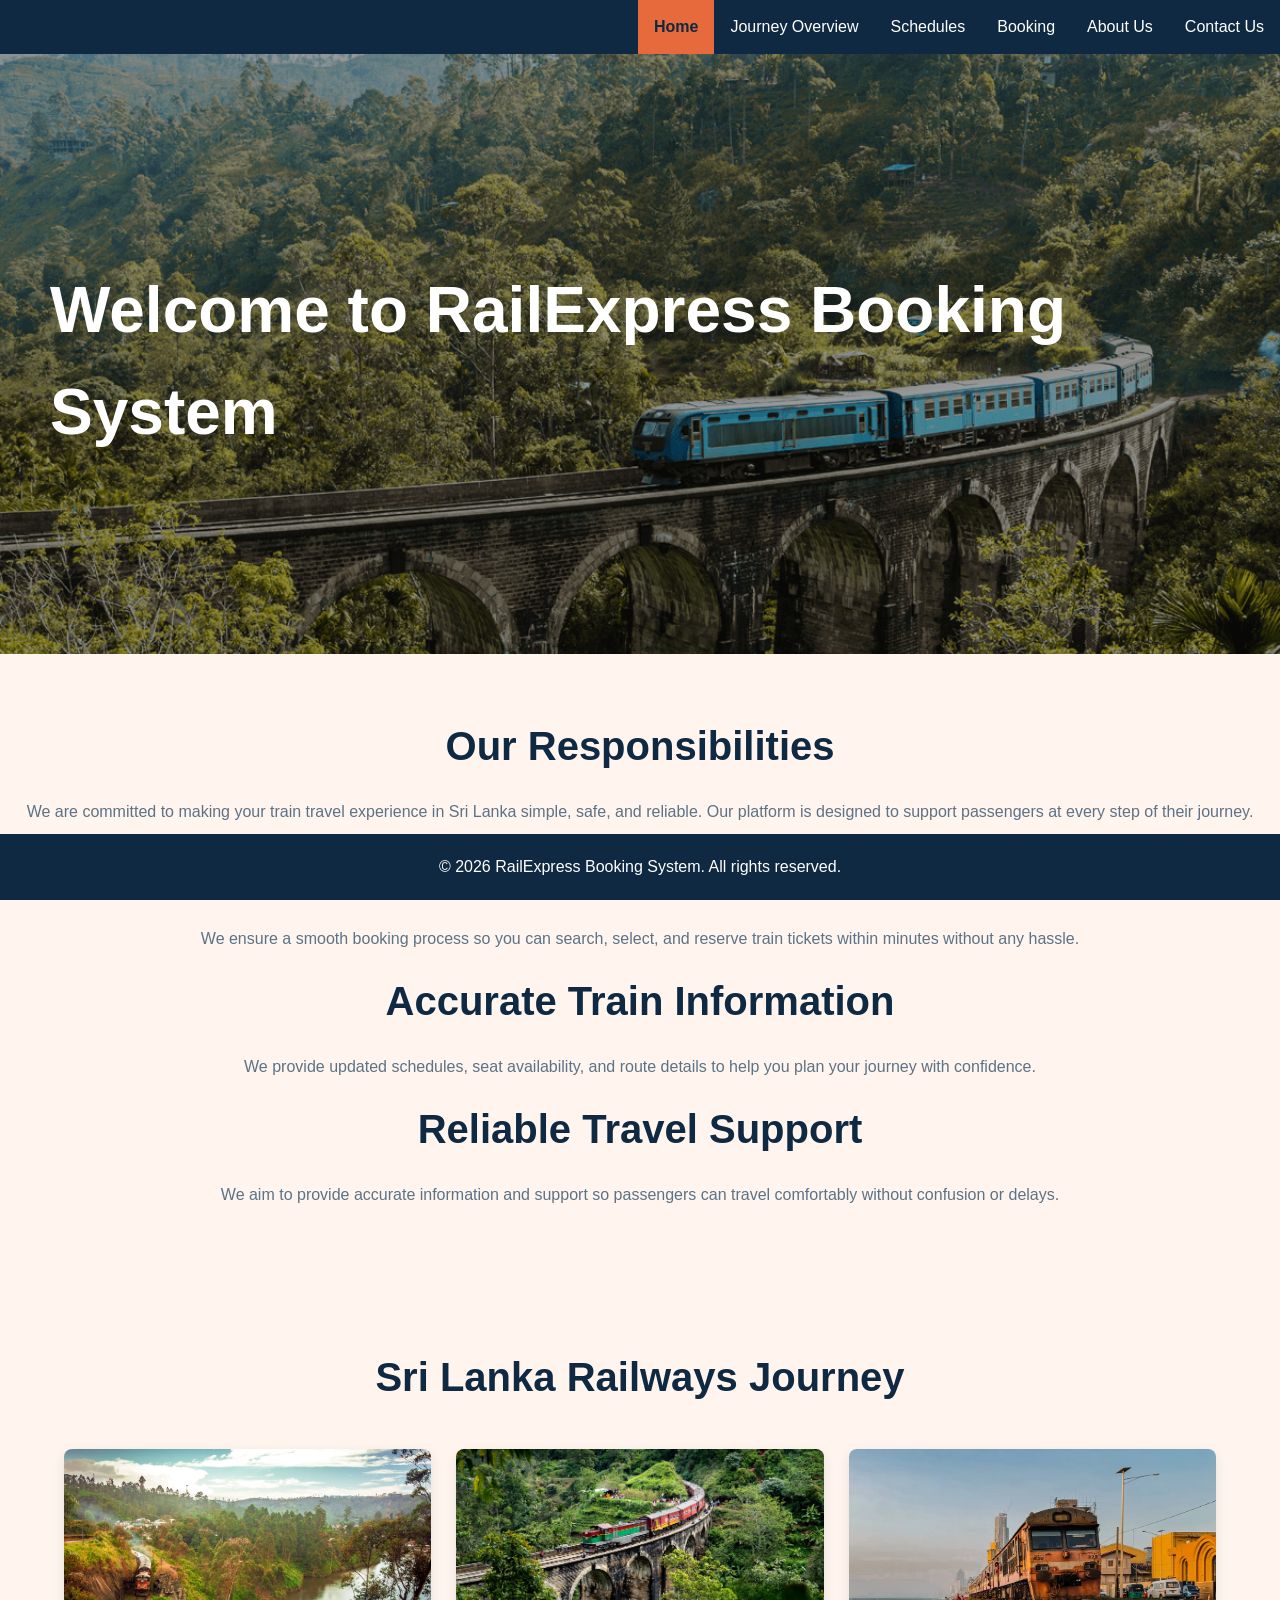
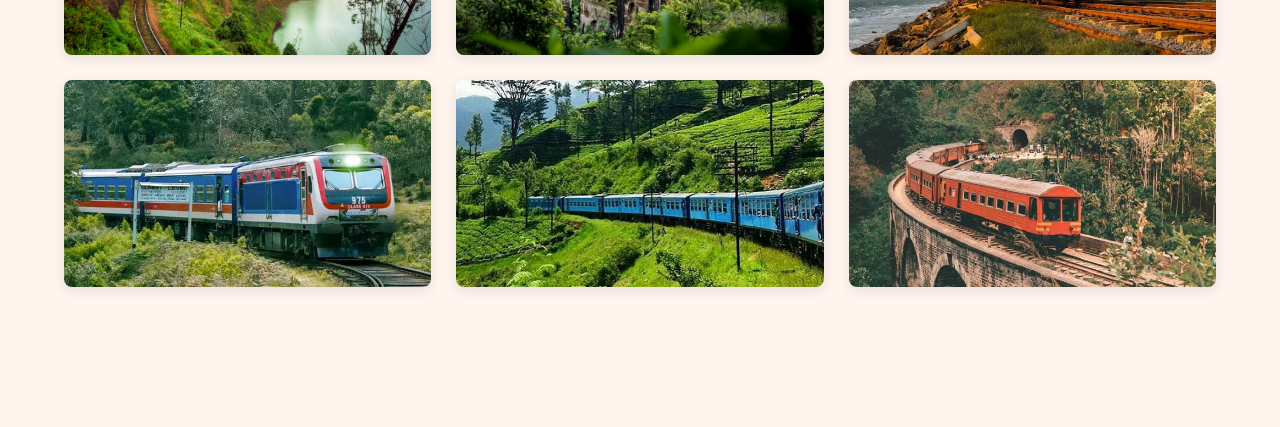
<file: index.html>
<!DOCTYPE html>
<html lang="en">
<head>
    <meta charset="UTF-8">
    <title>Sri Lanka RailExpress Booking System</title>
    <meta name="viewport" content="width=device-width, initial-scale=1.0">
    <link rel="stylesheet" href="css/style.css">
</head>
<body>

<!-- nav -->
<header>
    <ul class="topnav">
        <li class="active"><a href="index.html">Home</a></li>
        <li><a href="journey.html">Journey Overview</a></li>
        <li><a href="schedule.html">Schedules</a></li>
        <li><a href="booking.html">Booking</a></li>
        <li><a href="about.html">About Us</a></li>
        <li><a href="contact.html">Contact Us</a></li>
    </ul>
</header>

<section class="hero" id="home">
    <div class="hero-txt">
        <h1>Welcome to RailExpress Booking System</h1>
    </div>
</section>

<!-- responsibilities section - haseeb -->
<section class="resp-section">
    <h2>Our Responsibilities</h2>
    <p>We are committed to making your train travel experience in Sri Lanka simple, safe, and reliable. Our platform is designed to support passengers at every step of their journey.</p>

    <h2>Easy and Fast Booking</h2>
    <p>We ensure a smooth booking process so you can search, select, and reserve train tickets within minutes without any hassle.</p>

    <h2>Accurate Train Information</h2>
    <p>We provide updated schedules, seat availability, and route details to help you plan your journey with confidence.</p>

    <h2>Reliable Travel Support</h2>
    <p>We aim to provide accurate information and support so passengers can travel comfortably without confusion or delays.</p>
</section>

<section class="gallery-section" id="gallery">
    <div class="wrap">
        <h2>Sri Lanka Railways Journey</h2>
        <div class="gallery-grid">
            <div class="gal-item"><img src="images/gallery-5.jpg" alt="train"></div>
            <div class="gal-item"><img src="images/Nuwara-Eliya-to-Ella-travel-guide-Sri-Lanka.jpg" alt="Nuwara Eliya train"></div>
            <div class="gal-item"><img src="images/IMG_7495-1024x819.jpg.webp" alt="Train"></div>
            <div class="gal-item"><img src="images/ELLA-ODYSSEY.webp" alt="train"></div>
            <div class="gal-item"><img src="images/52.jpg" alt="train"></div>
            <div class="gal-item"><img src="images/70.jpg" alt="train"></div>
        </div>
    </div>
</section>

<footer>
    <p>&copy; 2026 RailExpress Booking System. All rights reserved.</p>
</footer>

</body>
</html>
</file>
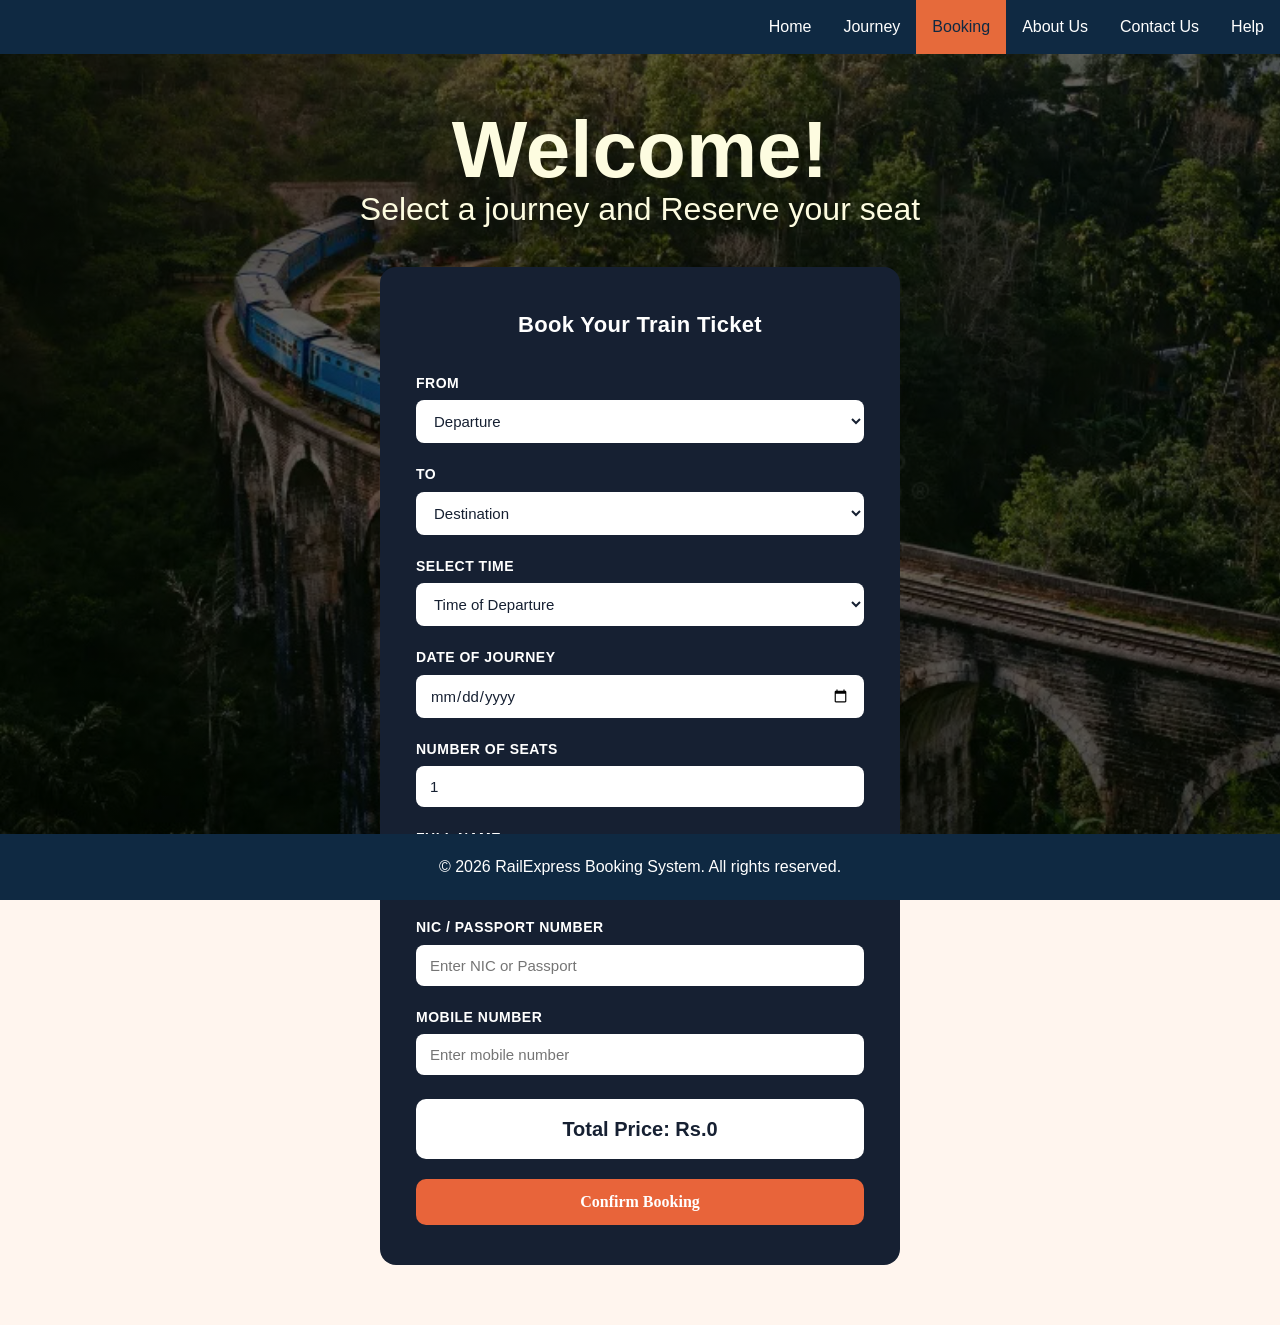
<file: final/index.html>
<!DOCTYPE html>
<html lang="en">
<head>
    <title>RailExpress - Template</title>
    <meta charset="utf-8">
    <meta name="viewport" content="width=device-width, initial-scale=1.0">

    <link rel="stylesheet" href="index.css">
    
</head>
<body>
<!-- navigation bar -->
 
<ul class="topnav">
    <li><a href="home.html">Home</a></li>
    <li><a href="journey.html">Journey</a></li>
    <li class="active"><a href="booking.html">Booking</a></li>
    <li><a href="about.html">About Us</a></li>
    <li><a href="contact.html">Contact Us</a></li>
    <li><a href="help.html">Help</a></li>
</ul>

<div class="head-title">
    <h1 style="color:#FDFCE0;">Welcome!</h1>
    <h2 style="color:#FDFCE0;">Select a journey and Reserve your seat</h2>
</div>

<!-- booking form -->

<div class="form-section">
    <div class="form-sub">
        <h2 style="font-size: 22px;font-weight: 700;color: #ffffff; margin-bottom: 30px;text-align: center;letter-spacing: 0.3px;">Book Your Train Ticket</h2>

        <form id="bookingForm" onsubmit="booking(event)">

            <div>
                <div class="form-group">
                    <label for="start">From</label>
                    <select id="start" onchange="pricecal()" required>
                        <option value="">Departure</option>
                        <option value="Colombo">Colombo</option>
                        <option value="Kandy">Kandy</option>
                        <option value="Galle">Galle</option>
                        <option value="Jaffna">Jaffna</option>
                        <option value="Trincomalee">Trincomalee</option>
                    </select>
                </div>
                <div class="form-group">
                    <label for="end">To</label>
                    <select id="end" onchange="pricecal()" required>
                        <option value="">Destination</option>
                        <option value="Colombo">Colombo</option>
                        <option value="Kandy">Kandy</option>
                        <option value="Galle">Galle</option>
                        <option value="Jaffna">Jaffna</option>
                        <option value="Trincomalee">Trincomalee</option>
                    </select>
                </div>
            </div>

            <div>
                <div>
                <div class="form-group">
                    <label for="time">Select Time</label>
                    <select id="time" required> 
                        <option value="">Time of Departure</option>
                        <option value="08:00 AM">08:00 AM</option>
                        <option value="12:30 PM">12:30 PM</option>
                        <option value="04:45 PM">04:45 PM</option>
                        <option value="09:00 PM">09:00 PM</option>
                    </select>
                </div>
            </div>
                
            </div>

            <div class="form-group">
                <label for="date">Date of Journey</label>
                <input type="date" id="date" required>
            </div>

            <div class="form-group">
                <label for="seats">Number of Seats</label>
                <input type="number" id="seats" min="1" value="1" onchange="pricecal()" required>
            </div>

            <div class="form-group">
                <label for="pname">Full Name</label>
                <input type="text" id="pname" placeholder="Enter your full name" required>
            </div>

            <div class="form-group">
                <label for="nic">NIC / Passport Number</label>
                <input type="text" id="nic" placeholder="Enter NIC or Passport" required>
            </div>

            <div class="form-group">
                <label for="cnumber">Mobile Number</label>
                <input type="tel" id="cnumber" placeholder="Enter mobile number" required>
            </div>

            <div class="price-box">
                <h3 id="priceDisplay" style="font-size: 20px;font-weight: 700;color: #162032;">Total Price: Rs.0</h3>
            </div>

            <button type="submit" class="submit-btn">Confirm Booking</button>

        </form>
    </div>
</div>

    

<script src="index.js"></script>



<footer>
    <p>&copy; 2026 RailExpress Booking System. All rights reserved.</p>
</footer>

</body>
</html>
</file>
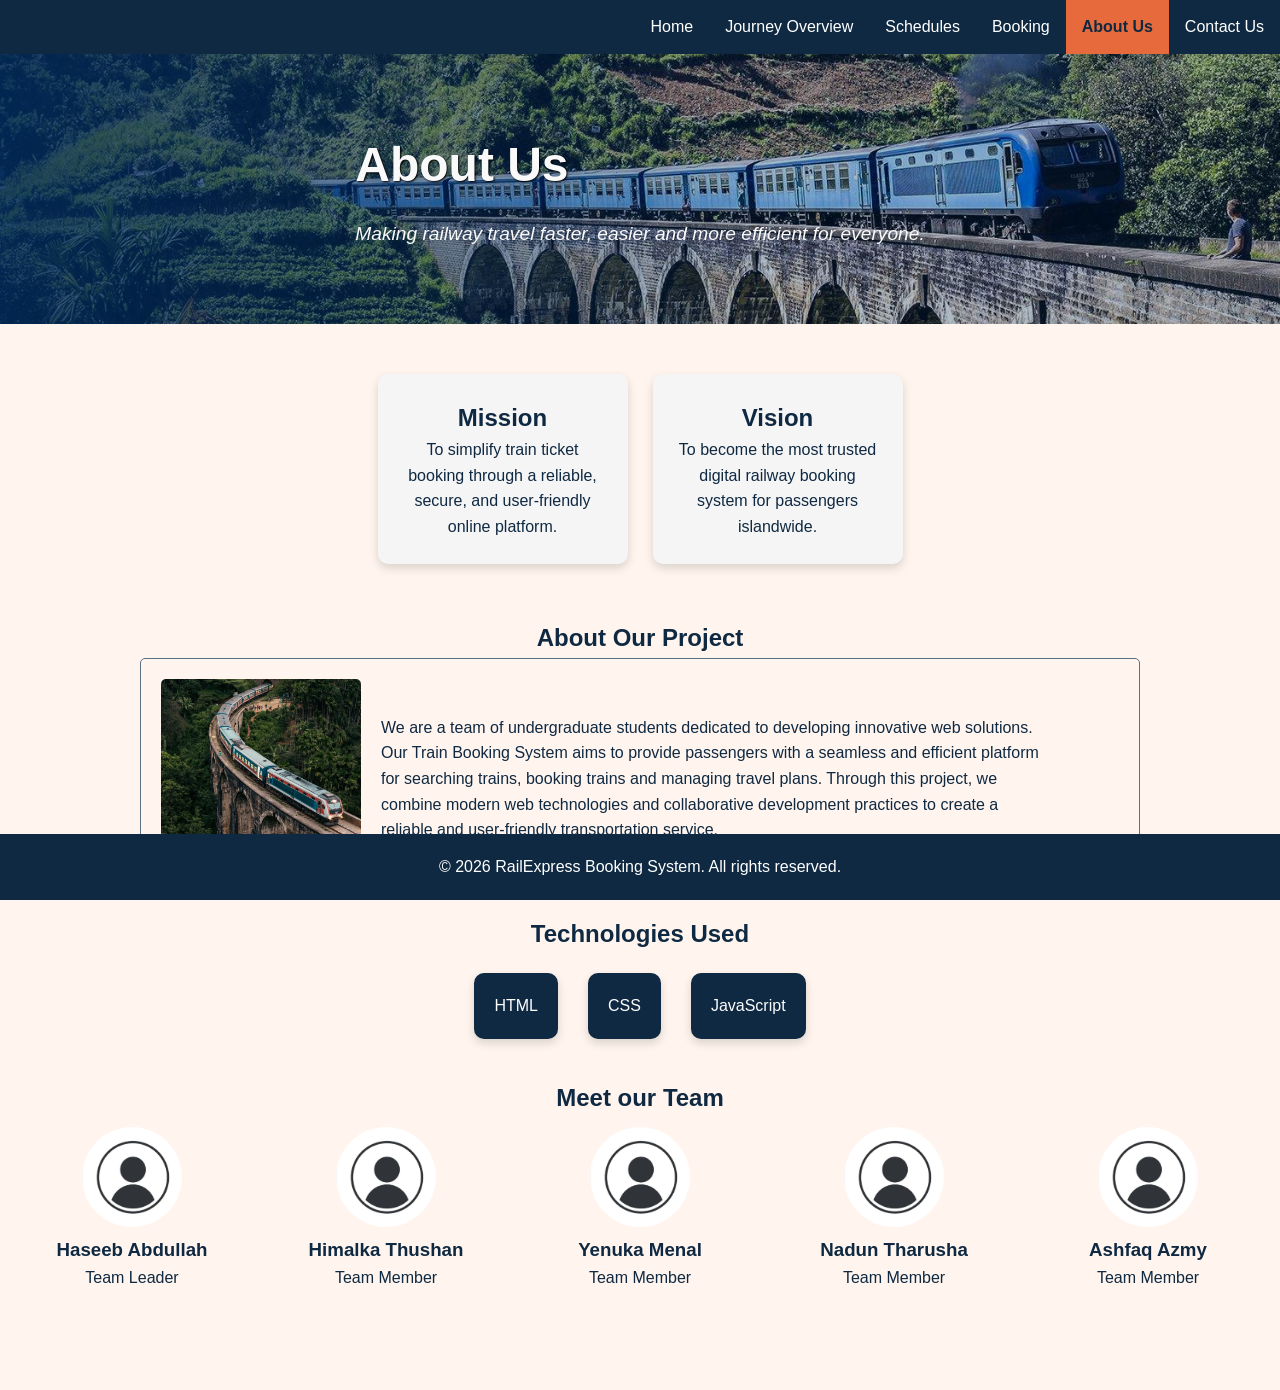
<file: about.html>
<!DOCTYPE html>
<html lang="en">
<head>
    <title>About Us</title>
    <meta charset="UTF-8">
    <meta name="viewport" content="width=device-width, initial-scale=1.0">
    <link rel="stylesheet" href="css/style.css">
</head>
<body>

<ul class="topnav">
    <li><a href="index.html">Home</a></li>
    <li><a href="journey.html">Journey Overview</a></li>
    <li><a href="schedule.html">Schedules</a></li>
    <li><a href="booking.html">Booking</a></li>
    <li class="active"><a href="about.html">About Us</a></li>
    <li><a href="contact.html">Contact Us</a></li>
</ul>

<section class="banner">
    <div class="banner-txt">
        <h1>About Us</h1>
        <p>Making railway travel faster, easier and more efficient for everyone.</p>
    </div>
</section>

<!-- mission + vision boxes -->
<section class="mv-section">
    <div class="mv-box">
        <h2>Mission</h2>
        <p>To simplify train ticket booking through a reliable, secure, and user-friendly online platform.</p>
    </div>
    <div class="mv-box">
        <h2>Vision</h2>
        <p>To become the most trusted digital railway booking system for passengers islandwide.</p>
    </div>
</section>

<section class="proj-section">
    <h2>About Our Project</h2>
    <div class="proj-wrap">
        <img src="images/Train-travel-guide-Sri-Lanka-683x1024.jpg" alt="train">
        <p>We are a team of undergraduate students dedicated to developing innovative web solutions. Our Train Booking System aims to provide passengers with a seamless and efficient platform for searching trains, booking trains and managing travel plans. Through this project, we combine modern web technologies and collaborative development practices to create a reliable and user-friendly transportation service.</p>
    </div>
</section>

<section class="tech-section">
    <h2>Technologies Used</h2>
    <div class="tech-list">
        <div class="tech-item">HTML</div>
        <div class="tech-item">CSS</div>
        <div class="tech-item">JavaScript</div>
    </div>
</section>

<!-- team section -->
<section class="team">
    <h2>Meet our Team</h2>
    <div class="team-grid">
        <div class="member">
            <img src="images/IMG-20260611-WA0035.jpg" alt="Haseeb Abdullah">
            <h3>Haseeb Abdullah</h3>
            <p>Team Leader</p>
        </div>
        <div class="member">
            <img src="images/IMG-20260611-WA0035.jpg" alt="Himalka Thushan">
            <h3>Himalka Thushan</h3>
            <p>Team Member</p>
        </div>
        <div class="member">
            <img src="images/IMG-20260611-WA0035.jpg" alt="Yenuka Menal">
            <h3>Yenuka Menal</h3>
            <p>Team Member</p>
        </div>
        <div class="member">
            <img src="images/IMG-20260611-WA0035.jpg" alt="Nadun Tharusha">
            <h3>Nadun Tharusha</h3>
            <p>Team Member</p>
        </div>
        <div class="member">
            <img src="images/IMG-20260611-WA0035.jpg" alt="Ashfaq Azmy">
            <h3>Ashfaq Azmy</h3>
            <p>Team Member</p>
        </div>
    </div>
</section>

<footer>
    <p>&copy; 2026 RailExpress Booking System. All rights reserved.</p>
</footer>

<script src="js/script.js"></script>
</body>
</html>
</file>
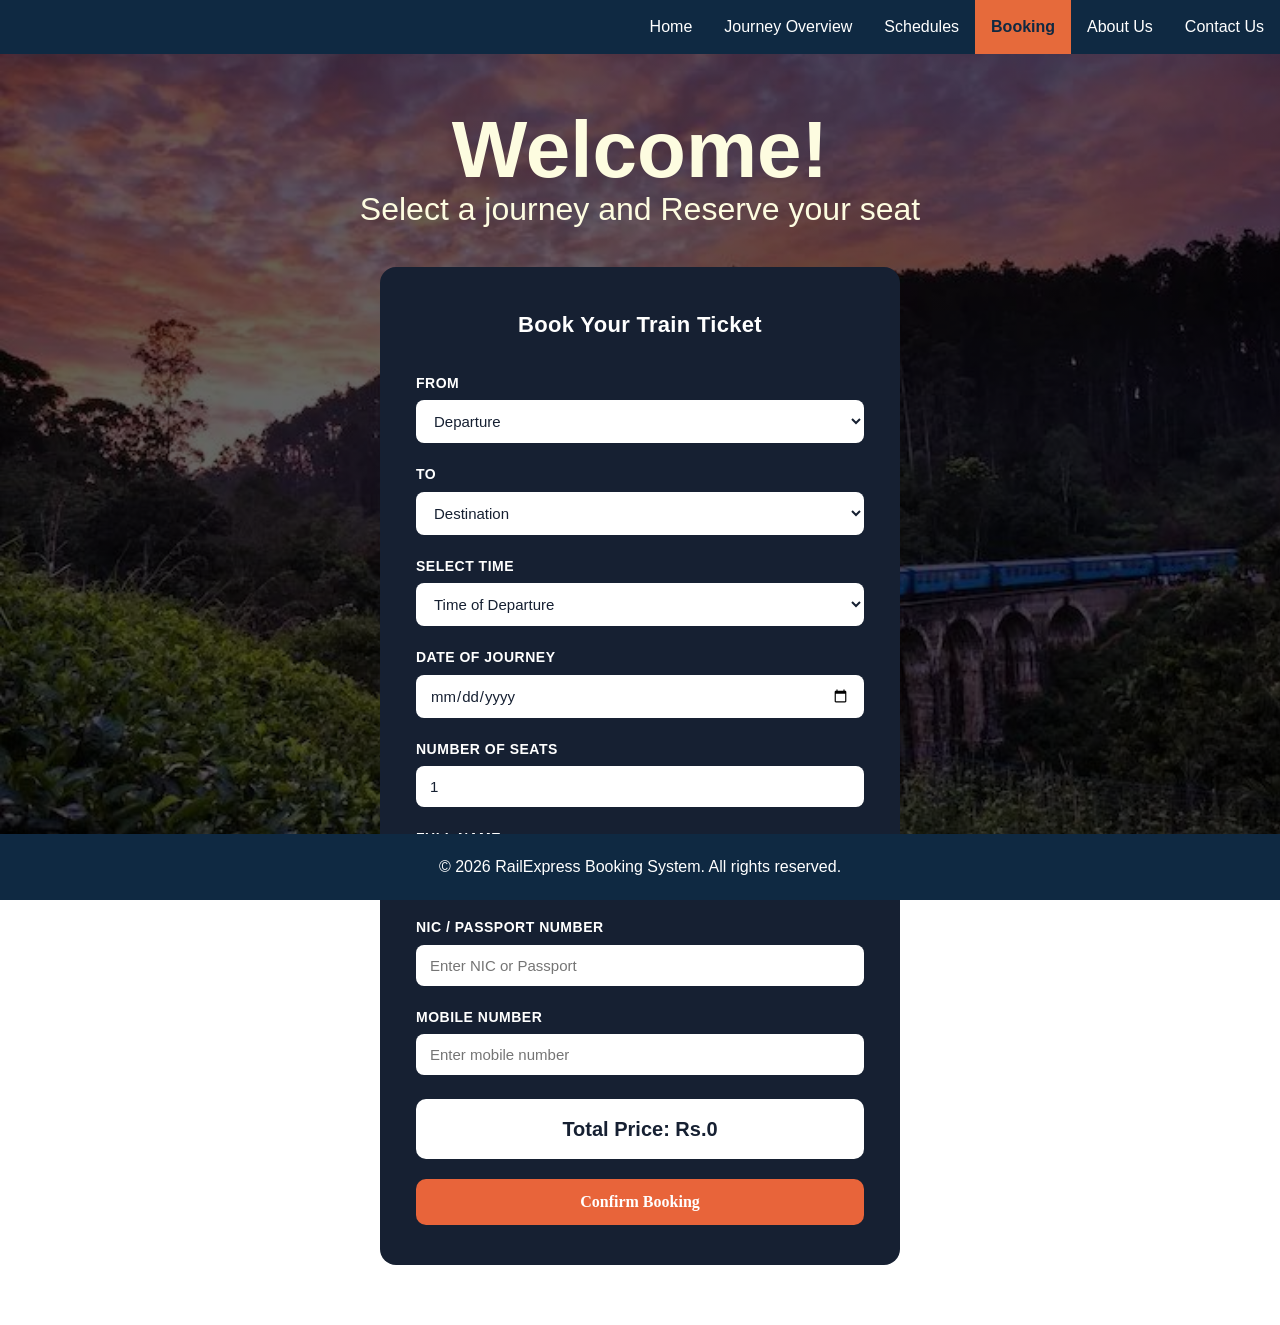
<file: booking.html>
<!DOCTYPE html>
<html lang="en">
<head>
    <title>Book Tickets</title>
    <meta charset="utf-8">
    <meta name="viewport" content="width=device-width, initial-scale=1.0">

    <link rel="stylesheet" href="css/style.css">
    
</head>
<body style=" background-color: var(--body-bg);
    color: var(--primary-navy);
    line-height: 1.6;
    padding-bottom: 60px;
    background-image: linear-gradient(rgba(0, 0, 0, 0.6), rgba(0, 0, 0, 0.6)), url('images/train.jpg');
    background-size: cover;
    background-attachment: fixed;
    margin: 0;
    padding: 0;">
<!-- navigation bar -->
 
<ul class="topnav">
        <li><a href="index.html">Home</a></li>
        <li><a href="journey.html">Journey Overview</a></li>
        <li><a href="schedule.html">Schedules</a></li>
        <li class="active"><a href="booking.html">Booking</a></li>
        <li><a href="about.html">About Us</a></li>
        <li><a href="contact.html">Contact Us</a></li>
</ul>

<div class="head-title">
    <h1 style="color:#FDFCE0;">Welcome!</h1>
    <h2 style="color:#FDFCE0;">Select a journey and Reserve your seat</h2>
</div>

<!-- booking form -->

<div class="form-section">
    <div class="form-sub">
        <h2 style="font-size: 22px;font-weight: 700;color: #ffffff; margin-bottom: 30px;text-align: center;letter-spacing: 0.3px;">Book Your Train Ticket</h2>

        <form id="bookingForm" onsubmit="booking(event)">

            <div>
                <div class="form-group">
                    <label for="start">From</label>
                    <select id="start" onchange="pricecal()" required>
                        <option value="">Departure</option>
                        <option value="Colombo">Colombo</option>
                        <option value="Kandy">Kandy</option>
                        <option value="Galle">Galle</option>
                        <option value="Jaffna">Jaffna</option>
                        <option value="Trincomalee">Trincomalee</option>
                    </select>
                </div>
                <div class="form-group">
                    <label for="end">To</label>
                    <select id="end" onchange="pricecal()" required>
                        <option value="">Destination</option>
                        <option value="Colombo">Colombo</option>
                        <option value="Kandy">Kandy</option>
                        <option value="Galle">Galle</option>
                        <option value="Jaffna">Jaffna</option>
                        <option value="Trincomalee">Trincomalee</option>
                    </select>
                </div>
            </div>

            <div>
                <div>
                <div class="form-group">
                    <label for="time">Select Time</label>
                    <select id="time" required>
                        <option value="">Time of Departure</option>
                        <option value="05:00 AM">05:00 AM</option>
                        <option value="05:45 AM">05:45 AM</option>
                        <option value="05:55 AM">05:55 AM</option>
                        <option value="06:15 AM">06:15 AM</option>
                        <option value="06:35 AM">06:35 AM</option>
                        <option value="06:55 AM">06:55 AM</option>
                        <option value="07:00 AM">07:00 AM</option>
                        <option value="07:10 AM">07:10 AM</option>
                        <option value="07:30 AM">07:30 AM</option>
                        <option value="08:15 AM">08:15 AM</option>
                        <option value="08:30 AM">08:30 AM</option>
                        <option value="09:30 AM">09:30 AM</option>
                        <option value="09:45 AM">09:45 AM</option>
                        <option value="10:30 AM">10:30 AM</option>
                        <option value="11:15 AM">11:15 AM</option>
                        <option value="11:50 AM">11:50 AM</option>
                        
                        <option value="01:20 PM">01:20 PM</option>
                        <option value="01:55 PM">01:55 PM</option>
                        <option value="02:45 PM">02:45 PM</option>
                        <option value="03:30 PM">03:30 PM</option>
                        <option value="04:15 PM">04:15 PM</option>
                        <option value="04:30 PM">04:30 PM</option>
                        <option value="05:00 PM">05:00 PM</option>
                        <option value="05:30 PM">05:30 PM</option>
                        <option value="05:45 PM">05:45 PM</option>
                        <option value="06:15 PM">06:15 PM</option>
                        <option value="06:20 PM">06:20 PM</option>
                        <option value="07:15 PM">07:15 PM</option>
                        <option value="07:30 PM">07:30 PM</option>
                        <option value="08:15 PM">08:15 PM</option>
                        <option value="09:30 PM">09:30 PM</option>
                    </select>
                </div>
            </div>
                
            </div>

            <div class="form-group">
                <label for="date">Date of Journey</label>
                <input type="date" id="date" required>
            </div>

            <div class="form-group">
                <label for="seats">Number of Seats</label>
                <input type="number" id="seats" min="1" value="1" onchange="pricecal()" required>
            </div>

            <div class="form-group">
                <label for="pname">Full Name</label>
                <input type="text" id="pname" placeholder="Enter your full name" required>
            </div>

            <div class="form-group">
                <label for="nic">NIC / Passport Number</label>
                <input type="text" id="nic" placeholder="Enter NIC or Passport" required>
            </div>

            <div class="form-group">
                <label for="cnumber">Mobile Number</label>
                <input type="tel" id="cnumber" placeholder="Enter mobile number" required>
            </div>

            <div class="price-box">
                <h3 id="priceDisplay" style="font-size: 20px;font-weight: 700;color: #162032;">Total Price: Rs.0</h3>
            </div>

            <button type="submit" class="submit-btn">Confirm Booking</button>

        </form>
    </div>
</div>

    

<script src="js/script.js"></script>



<footer>
    <p>&copy; 2026 RailExpress Booking System. All rights reserved.</p>
</footer>

</body>
</html>
</file>
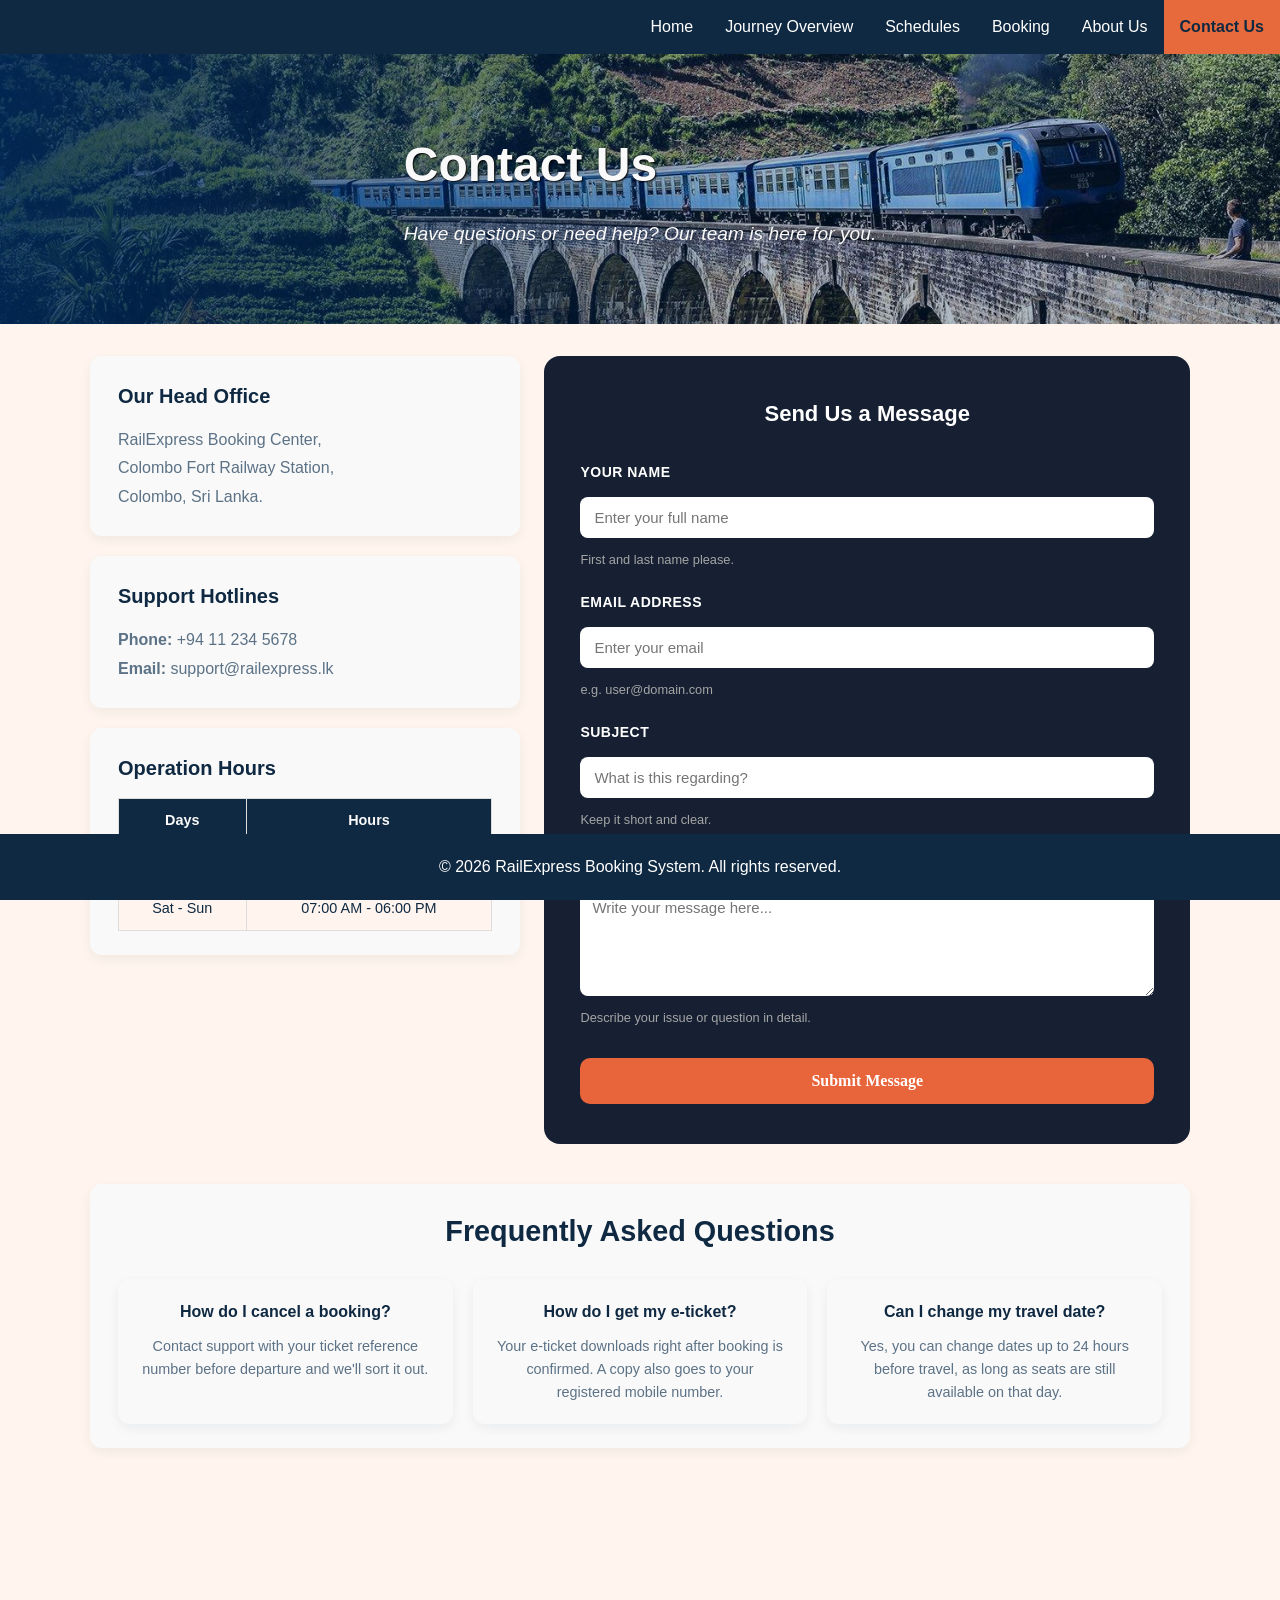
<file: contact.html>
<!DOCTYPE html>
<html lang="en">
<head>
    <meta charset="UTF-8">
    <meta name="viewport" content="width=device-width, initial-scale=1.0">
    <title>Contact Us</title>
    <link rel="stylesheet" href="css/style.css">
</head>
<body>

<ul class="topnav">
    <li><a href="index.html">Home</a></li>
    <li><a href="journey.html">Journey Overview</a></li>
    <li><a href="schedule.html">Schedules</a></li>
    <li><a href="booking.html">Booking</a></li>
    <li><a href="about.html">About Us</a></li>
    <li class="active"><a href="contact.html">Contact Us</a></li>
</ul>

<section class="banner">
    <div class="banner-txt">
        <h1>Contact Us</h1>
        <p>Have questions or need help? Our team is here for you.</p>
    </div>
</section>

<div class="page-wrap">
    <div class="two-col">

        <!-- left side - office info -->
        <div class="col-left">
            <div class="info-card">
                <h2>Our Head Office</h2>
                <p>
                    RailExpress Booking Center,<br>
                    Colombo Fort Railway Station,<br>
                    Colombo, Sri Lanka.
                </p>
            </div>
            <div class="info-card">
                <h2>Support Hotlines</h2>
                <p>
                    <strong>Phone:</strong> +94 11 234 5678<br>
                    <strong>Email:</strong> support@railexpress.lk
                </p>
            </div>
            <div class="info-card">
                <h2>Operation Hours</h2>
                <table class="hours-table">
                    <thead>
                    <tr>
                        <th>Days</th>
                        <th>Hours</th>
                    </tr>
                    </thead>
                    <tbody>
                    <tr>
                        <td>Mon - Fri</td>
                        <td>06:00 AM - 09:00 PM</td>
                    </tr>
                    <tr>
                        <td>Sat - Sun</td>
                        <td>07:00 AM - 06:00 PM</td>
                    </tr>
                    </tbody>
                </table>
            </div>
        </div>

        <!-- right side - message form -->
        <div class="col-right">
            <div class="msg-card">
                <h2>Send Us a Message</h2>
                <form id="contactForm">
                    <div class="field-group">
                        <label for="name">Your Name</label>
                        <input type="text" id="name" placeholder="Enter your full name">
                        <small style="color: #a5a5a5; font-size: 0.8rem; margin-top: 4px; display: block;">First and last name please.</small>
                    </div>
                    <div class="field-group">
                        <label for="email">Email Address</label>
                        <input type="email" id="email" placeholder="Enter your email">
                        <small style="color: #a5a5a5; font-size: 0.8rem; margin-top: 4px; display: block;">e.g. user@domain.com</small>
                    </div>
                    <div class="field-group">
                        <label for="subject">Subject</label>
                        <input type="text" id="subject" placeholder="What is this regarding?">
                        <small style="color: #a5a5a5; font-size: 0.8rem; margin-top: 4px; display: block;">Keep it short and clear.</small>
                    </div>
                    <div class="field-group">
                        <label for="message">Message</label>
                        <textarea id="message" rows="5" placeholder="Write your message here..." style="width:100%; padding:12px; border-radius:8px; border:none; outline:none; font-size:15px; background-color:#ffffff; color:#162032; resize:vertical;"></textarea>
                        <small style="color: #a5a5a5; font-size: 0.8rem; margin-top: 4px; display: block;">Describe your issue or question in detail.</small>
                    </div>
                    <button type="submit" class="submit-btn" style="margin-top: 10px;">Submit Message</button>
                </form>
            </div>
        </div>

    </div>

    <!-- faq section -->
    <div class="info-card" style="margin-top: 40px; margin-bottom: 40px;">
        <h2 style="text-align: center; margin-bottom: 25px; font-size: 1.8rem;">Frequently Asked Questions</h2>
        <div class="faq-grid">
            <div class="faq-item">
                <h3>How do I cancel a booking?</h3>
                <p>Contact support with your ticket reference number before departure and we'll sort it out.</p>
            </div>
            <div class="faq-item">
                <h3>How do I get my e-ticket?</h3>
                <p>Your e-ticket downloads right after booking is confirmed. A copy also goes to your registered mobile number.</p>
            </div>
            <div class="faq-item">
                <h3>Can I change my travel date?</h3>
                <p>Yes, you can change dates up to 24 hours before travel, as long as seats are still available on that day.</p>
            </div>
        </div>
    </div>
</div>

<footer>
    <p>&copy; 2026 RailExpress Booking System. All rights reserved.</p>
</footer>

<script>
    // contact form submit handler
    document.getElementById("contactForm").addEventListener("submit", function(e) {
        e.preventDefault();

        const name    = document.getElementById("name").value.trim();
        const email   = document.getElementById("email").value.trim();
        const subject = document.getElementById("subject").value.trim();
        const message = document.getElementById("message").value.trim();

        if (!name || !email || !subject || !message) {
            alert("Please fill in all fields.");
            return;
        }

        alert("Message sent! We'll get back to you soon.");
        this.reset();
    });
</script>

</body>
</html>
</file>
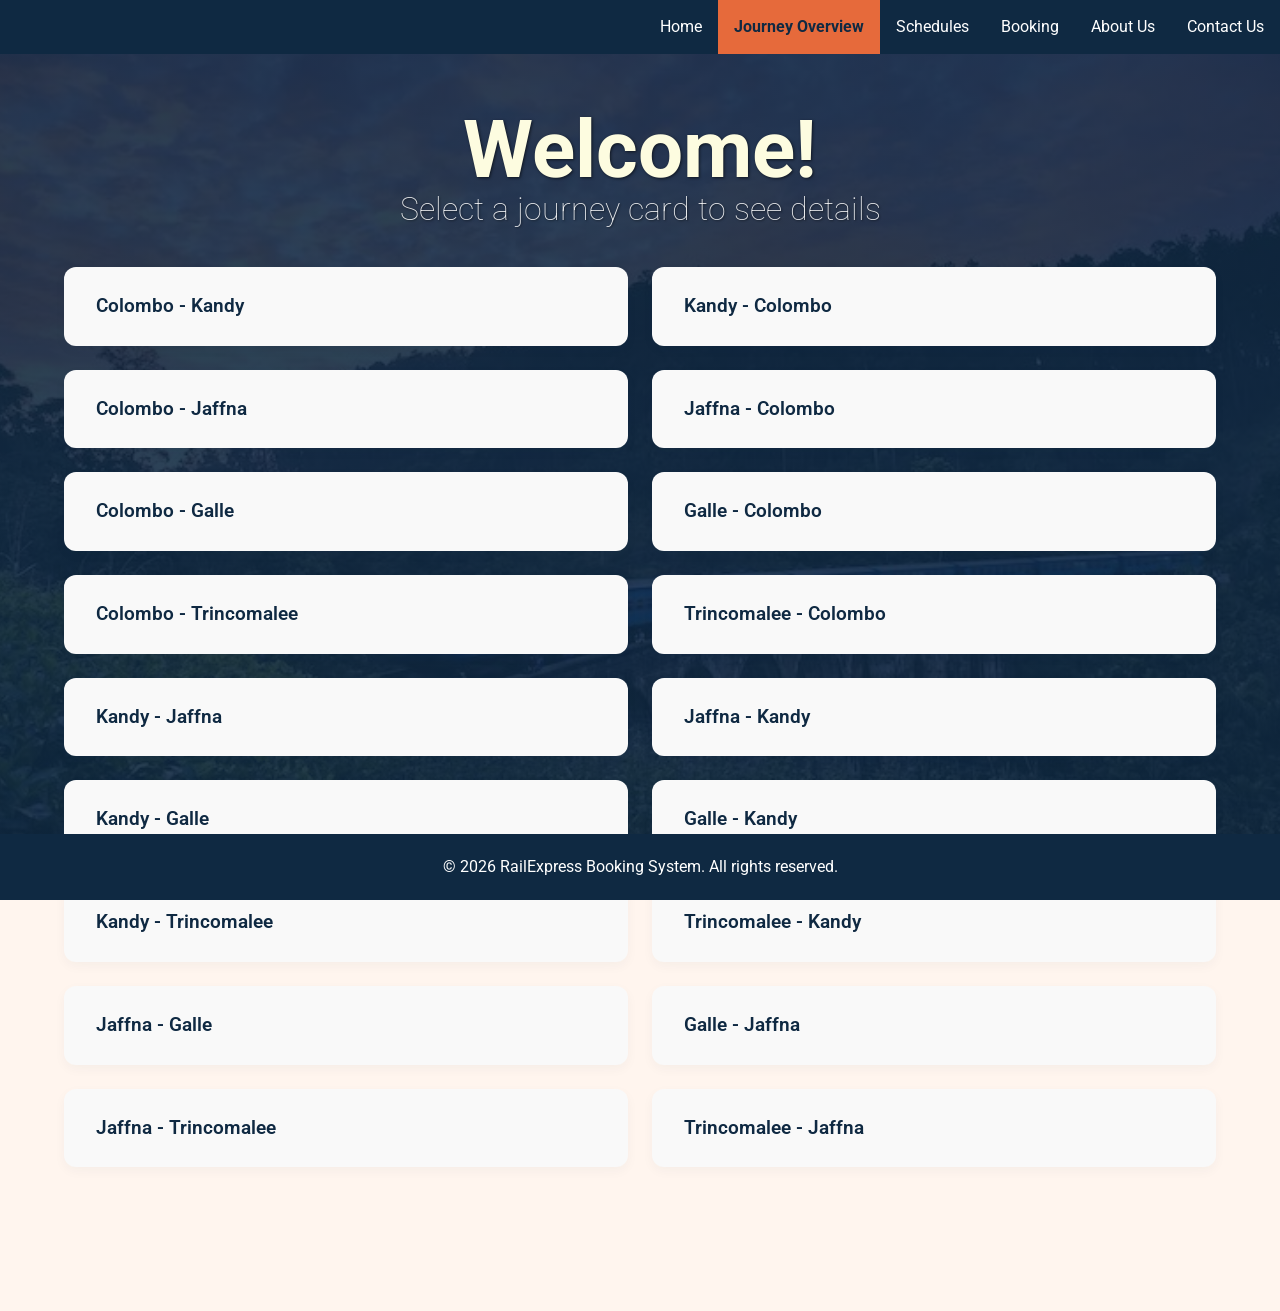
<file: journey.html>
<!DOCTYPE html>
<html lang="en">
<head>
    <meta charset="utf-8">
    <title>Journey Overview</title>
    <meta name="viewport" content="width=device-width, initial-scale=1.0">
    <link rel="preconnect" href="https://fonts.googleapis.com">
    <link rel="preconnect" href="https://fonts.gstatic.com" crossorigin>
    <link href="https://fonts.googleapis.com/css2?family=Roboto:ital,wght@0,100..900;1,100..900&display=swap" rel="stylesheet">
    <link rel="stylesheet" href="css/style.css">
    <script src="js/descriptions.js"></script>
    <script src="js/jq.js"></script>
</head>
<body id="body" class="bg-hero-train">

<ul class="topnav">
    <li><a href="index.html">Home</a></li>
    <li class="active"><a href="journey.html">Journey Overview</a></li>
    <li><a href="schedule.html">Schedules</a></li>
    <li><a href="booking.html">Booking</a></li>
    <li><a href="about.html">About Us</a></li>
    <li><a href="contact.html">Contact Us</a></li>
</ul>

<div class="page-intro">
    <h1>Welcome!</h1>
    <h2>Select a journey card to see details</h2>
</div>

<div class="card-grid">
    <div class="card-pair">
        <div class="card" data-from="0" data-to="1"><p class="card-title">Colombo - Kandy</p></div>
        <div class="card" data-from="1" data-to="0"><p class="card-title">Kandy - Colombo</p></div>
    </div>
    <div class="card-pair">
        <div class="card" data-from="0" data-to="2"><p class="card-title">Colombo - Jaffna</p></div>
        <div class="card" data-from="2" data-to="0"><p class="card-title">Jaffna - Colombo</p></div>
    </div>
    <div class="card-pair">
        <div class="card" data-from="0" data-to="3"><p class="card-title">Colombo - Galle</p></div>
        <div class="card" data-from="3" data-to="0"><p class="card-title">Galle - Colombo</p></div>
    </div>
    <div class="card-pair">
        <div class="card" data-from="0" data-to="4"><p class="card-title">Colombo - Trincomalee</p></div>
        <div class="card" data-from="4" data-to="0"><p class="card-title">Trincomalee - Colombo</p></div>
    </div>
    <div class="card-pair">
        <div class="card" data-from="1" data-to="2"><p class="card-title">Kandy - Jaffna</p></div>
        <div class="card" data-from="2" data-to="1"><p class="card-title">Jaffna - Kandy</p></div>
    </div>
    <div class="card-pair">
        <div class="card" data-from="1" data-to="3"><p class="card-title">Kandy - Galle</p></div>
        <div class="card" data-from="3" data-to="1"><p class="card-title">Galle - Kandy</p></div>
    </div>
    <div class="card-pair">
        <div class="card" data-from="1" data-to="4"><p class="card-title">Kandy - Trincomalee</p></div>
        <div class="card" data-from="4" data-to="1"><p class="card-title">Trincomalee - Kandy</p></div>
    </div>
    <div class="card-pair">
        <div class="card" data-from="2" data-to="3"><p class="card-title">Jaffna - Galle</p></div>
        <div class="card" data-from="3" data-to="2"><p class="card-title">Galle - Jaffna</p></div>
    </div>
    <div class="card-pair">
        <div class="card" data-from="2" data-to="4"><p class="card-title">Jaffna - Trincomalee</p></div>
        <div class="card" data-from="4" data-to="2"><p class="card-title">Trincomalee - Jaffna</p></div>
    </div>
</div>

<div id="journey-card" class="journey-card hidden card-flex-container">
    <div class="card-content-wrapper">
        <div class="card-header-row">
            <div class="station-left"><h3 class="card-title text-xl">From: <span id="route-origin"></span></h3></div>
            <div class="station-right"><h3 class="card-title text-xl">To: <span id="route-destination">Kandy</span></h3></div>
        </div>
        <div class="station-imgs">
            <div class="img-wrap border-right"><img id="from-station-image" src="images/CMB.jpg" alt="From station" class="station-image" /></div>
            <div class="img-wrap"><img id="to-station-image" src="images/KDY.jpg" alt="To station" class="station-image" /></div>
        </div>
        <p id="route-direction" class="station text-bold">West Coast to Central Highlands (Climbing)</p>
        <div>
            <p id="route-vibe" class="station text-italic margin-bottom-sm">"The quintessential Sri Lankan hill climb transition."</p>
            <p id="route-description" class="station route-desc">You start at sea level in the humid, bustling Fort Station. For the first hour, it's a standard commuter ride through Colombo's suburbs. The magic happens after Rambukkana, where the train begins its heavy, chugging climb into the mountains.</p>
        </div>
        <div class="highlights-row">
            <div class="flex-fill">
                <span class="field-group"><label class="label-sm">Key Highlights</label></span>
                <p id="route-highlights" class="station highlights-text">As the train snakes upward, the ground drops away to reveal the spectacular Kadugannawa Pass. You'll peer down into sheer vertical drops, deep green valleys, and get a perfect view of Bible Rock jutting out of the mist. The air turns noticeably cooler and crisper by the minute.</p>
            </div>
        </div>
    </div>
    <div class="card-footer-action">
        <button id="btn-select-route" class="btn-primary btn-footer-override">View schedule</button>
    </div>
</div>

<div id="black-screen" class="black-screen hidden"></div>

<footer>
    <p>&copy; 2026 RailExpress Booking System. All rights reserved.</p>
</footer>

<script src="js/schedule.js"></script>
<script src="js/script.js"></script>
</body>
</html>
</file>
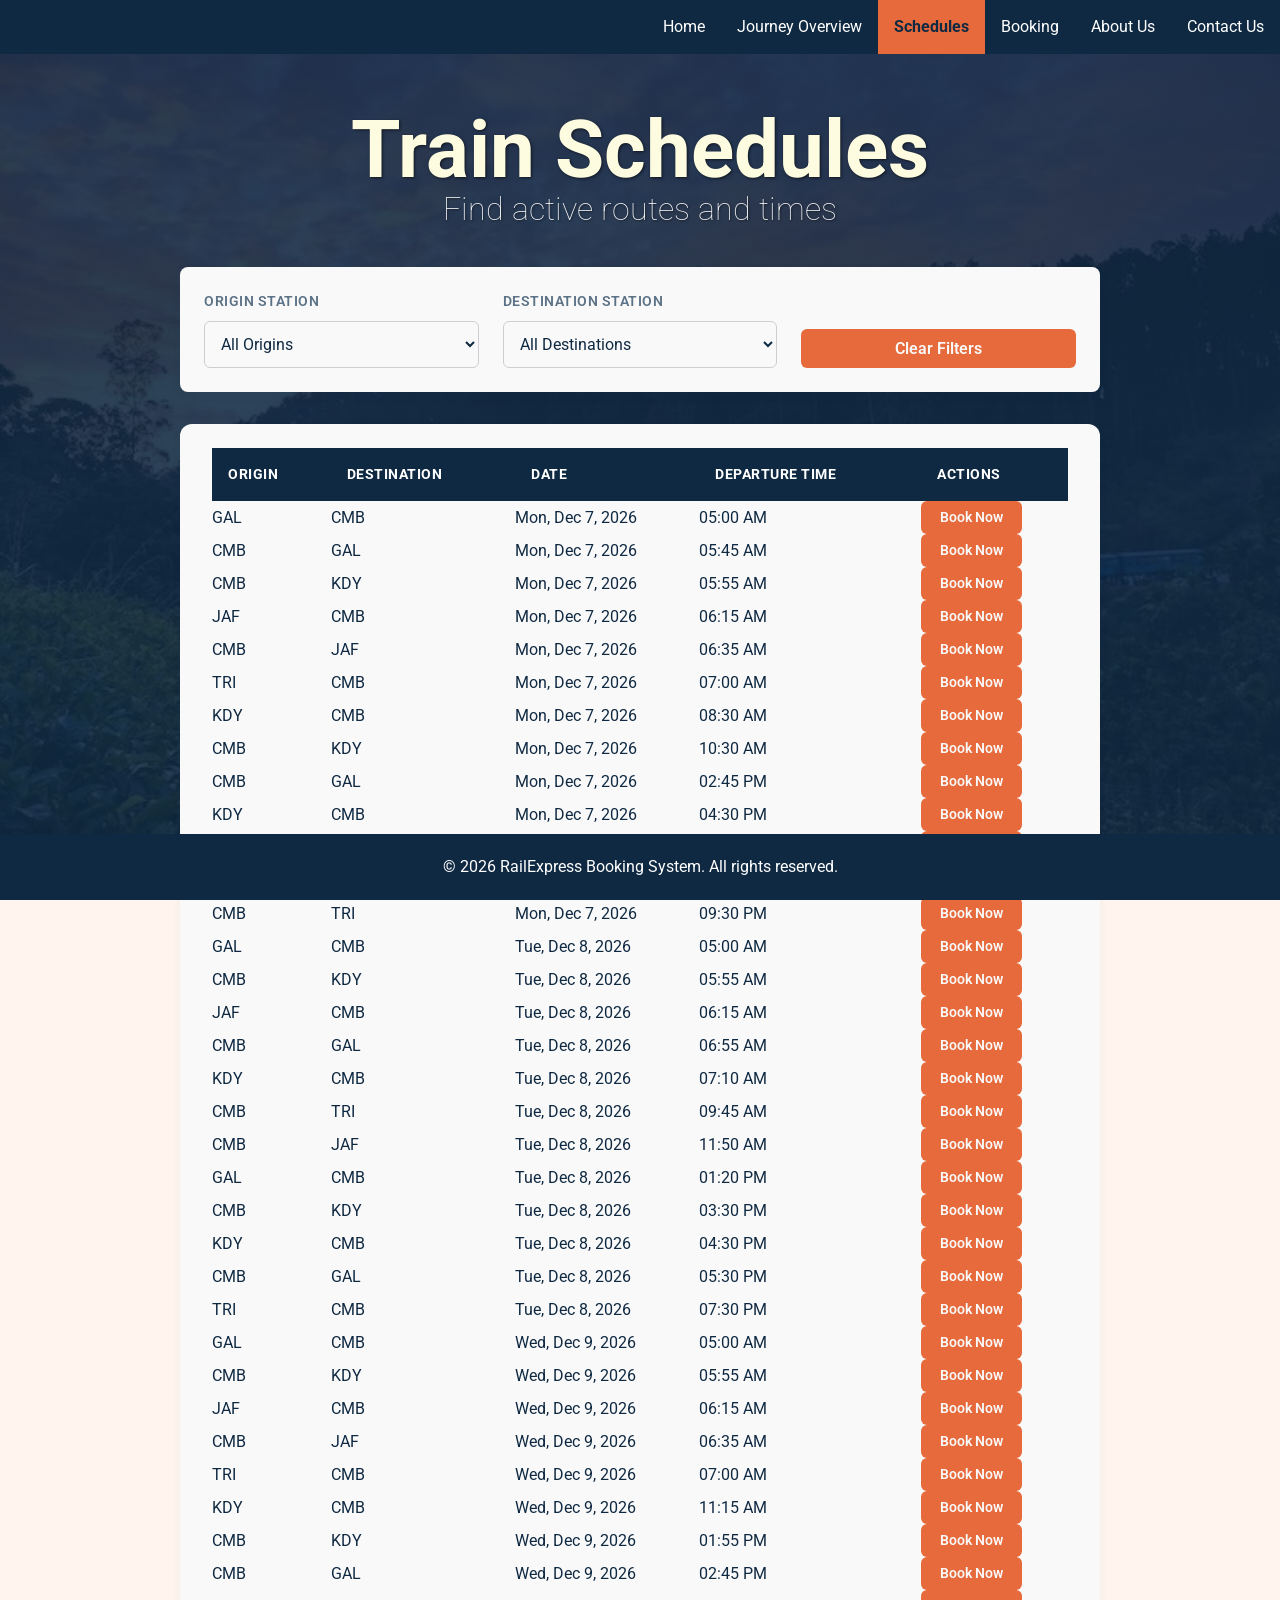
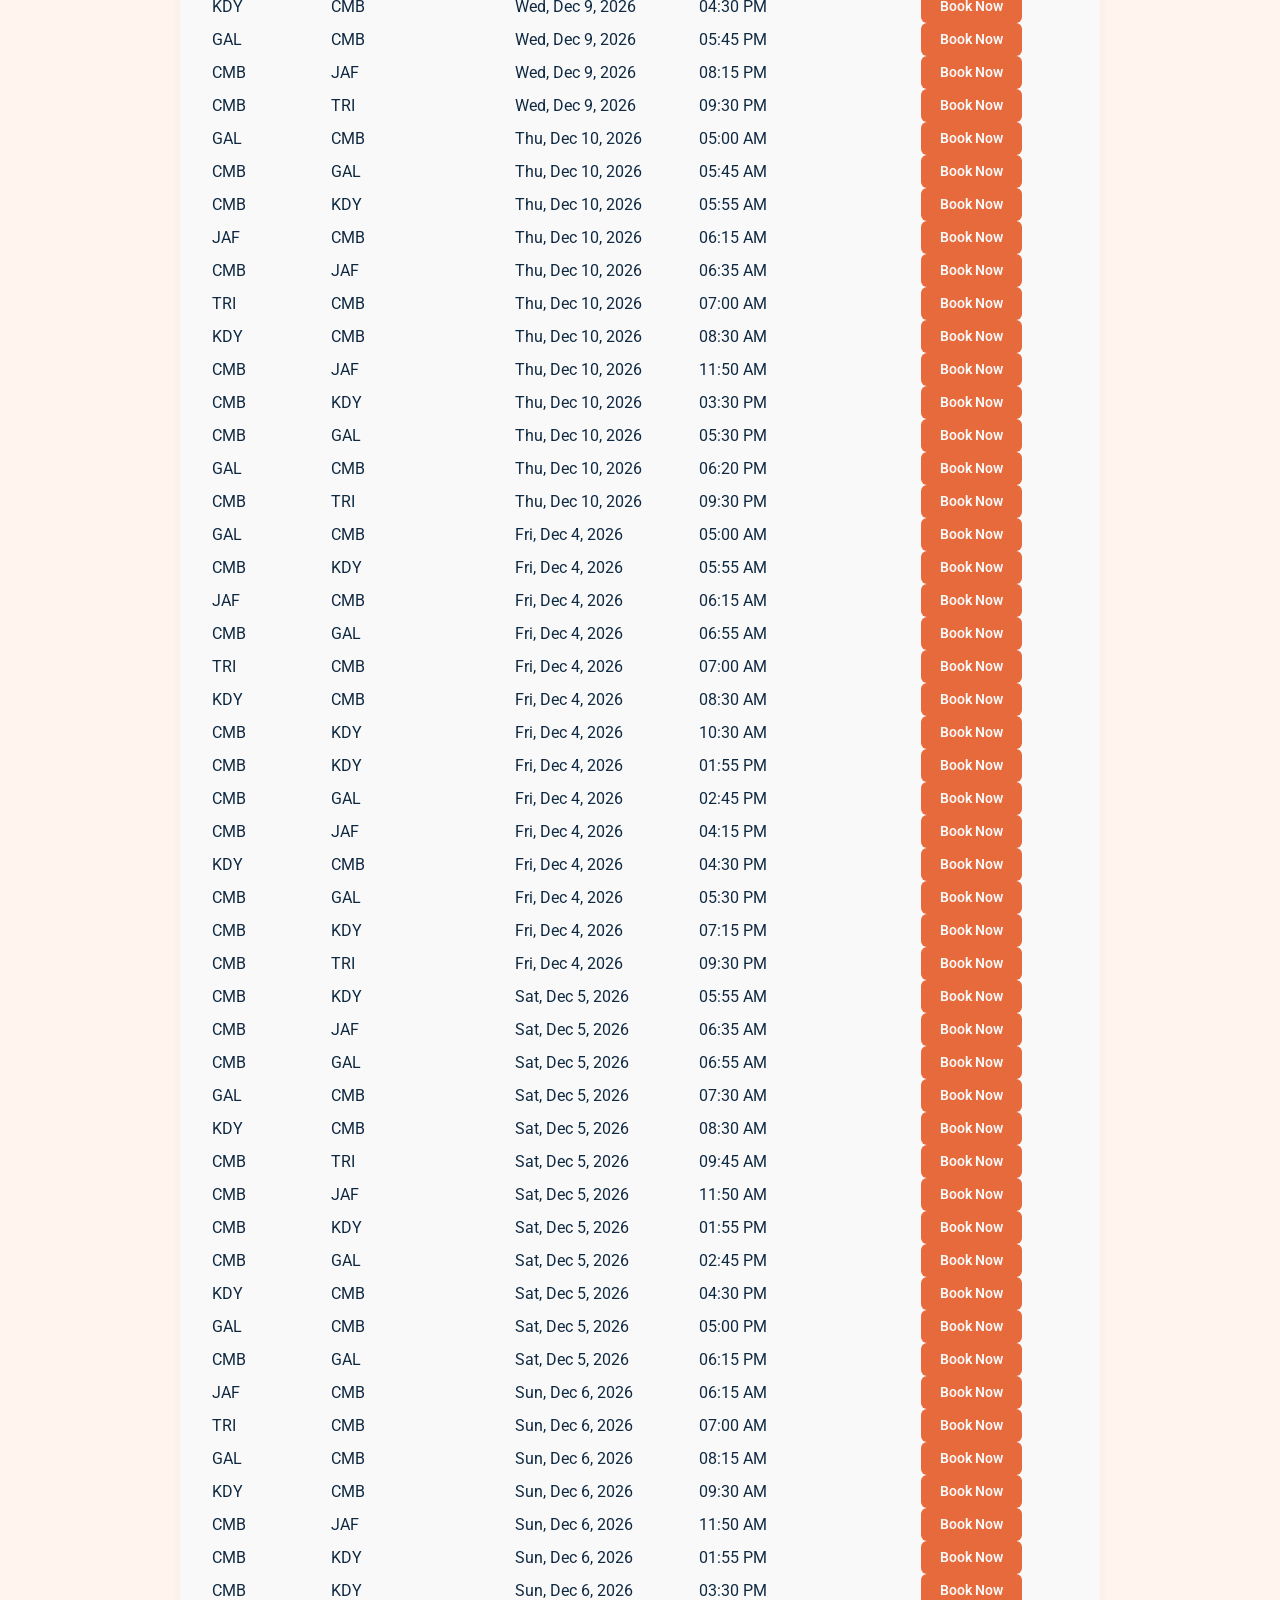
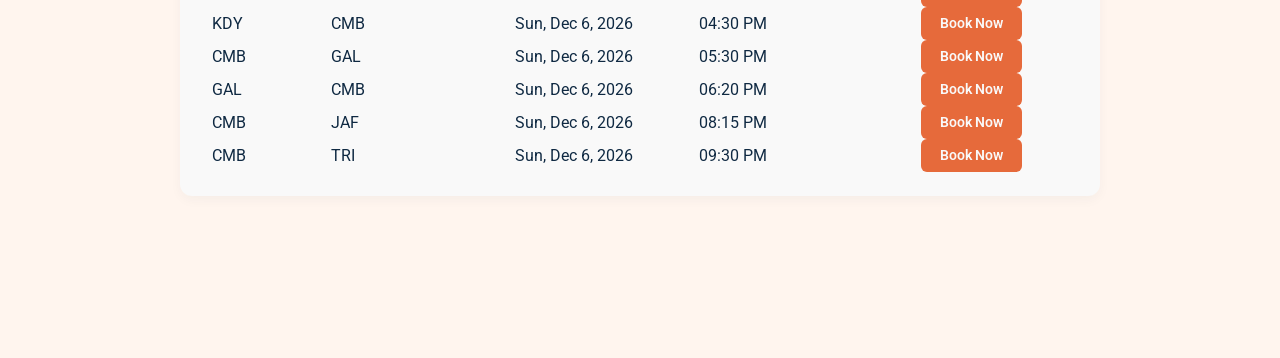
<file: schedule.html>
<!DOCTYPE html>
<html lang="en">
<head>
    <meta charset="utf-8">
    <title>Train Schedules</title>
    <meta name="viewport" content="width=device-width, initial-scale=1.0">
    <link rel="preconnect" href="https://fonts.googleapis.com">
    <link rel="preconnect" href="https://fonts.gstatic.com" crossorigin>
    <link href="https://fonts.googleapis.com/css2?family=Roboto:ital,wght@0,100..900;1,100..900&display=swap" rel="stylesheet">
    <link rel="stylesheet" href="css/style.css">
</head>
<body id="body" class="bg-hero-train">

<ul class="topnav">
    <li><a href="index.html">Home</a></li>
    <li><a href="journey.html">Journey Overview</a></li>
    <li class="active"><a href="schedule.html">Schedules</a></li>
    <li><a href="booking.html">Booking</a></li>
    <li><a href="about.html">About Us</a></li>
    <li><a href="contact.html">Contact Us</a></li>
</ul>

<div class="page-intro">
    <h1>Train Schedules</h1>
    <h2>Find active routes and times</h2>

    <div class="sched-wrap" style="width: 100%; margin-top: 2rem; max-width: 1200px; padding: 0 1.5rem;">

        <div class="filter-bar" style="background-color: var(--white_colour); padding: 1.5rem; border-radius: 8px; box-shadow: 0 4px 12px rgba(15, 41, 66, 0.04); margin-bottom: 2rem; width: 100%;">
            <div class="search-grid">
                <div class="field-group">
                    <label for="origin-select">Origin Station</label>
                    <select id="origin-select"><option value="ALL">All Origins</option></select>
                </div>
                <div class="field-group">
                    <label for="dest-select">Destination Station</label>
                    <select id="dest-select"><option value="ALL">All Destinations</option></select>
                </div>
                <button id="reset-filters-btn" class="btn-primary" style="padding: 0.6rem 1.2rem; cursor: pointer;">Clear Filters</button>
            </div>
        </div>

        <div class="table-card" style="background-color: var(--white_colour); border-radius: 12px; padding: 1.5rem 2rem; box-shadow: 0 4px 12px rgba(15, 41, 66, 0.04); width: 100%; overflow-x: auto; margin-bottom: 50px;">
            <table class="sched-table" id="schedule-table" style="width: 100%; border-collapse: collapse; text-align: left;">
                <thead>
                <tr style="background-color: var(--blue_colour); color: white;">
                    <th style="padding: 1rem; font-size: 0.85rem; text-transform: uppercase; letter-spacing: 0.5px;">Origin</th>
                    <th style="padding: 1rem; font-size: 0.85rem; text-transform: uppercase; letter-spacing: 0.5px;">Destination</th>
                    <th style="padding: 1rem; font-size: 0.85rem; text-transform: uppercase; letter-spacing: 0.5px;">Date</th>
                    <th style="padding: 1rem; font-size: 0.85rem; text-transform: uppercase; letter-spacing: 0.5px;">Departure Time</th>
                    <th style="padding: 1rem; font-size: 0.85rem; text-transform: uppercase; letter-spacing: 0.5px;">Actions</th>
                </tr>
                </thead>
                <tbody>
                <tr>
                    <td colspan="5" class="no-records" style="text-align: center; padding: 2rem; color: var(--grey_colour); font-style: italic;">Loading schedules...</td>
                </tr>
                </tbody>
            </table>
        </div>

    </div>
</div>

<footer>
    <p>&copy; 2026 RailExpress Booking System. All rights reserved.</p>
</footer>

<script src="js/jq.js"></script>
<script src="js/descriptions.js"></script>
<script src="js/schedule.js"></script>
<script src="js/script.js"></script>
</body>
</html>
</file>
<file: css/style.css>
/* design tokens */
:root {
    --bg_colour: #FFF5EE;
    --blue_colour: #0F2942;
    --orange_colour: #E66A3B;
    --grey_colour: #5C7286;
    --green_colour: #1A8250;
    --white_colour: #F9F9F9;
}

* {
    box-sizing: border-box;
    margin: 0;
    padding: 0;
    font-family: -apple-system, BlinkMacSystemFont, 'Segoe UI', Roboto, Helvetica, Arial, sans-serif;
}

body {
    background-color: var(--bg_colour);
    color: var(--blue_colour);
    line-height: 1.6;
    padding-bottom: 80px;

    &.bg-hero-train {
        background-image: linear-gradient(rgba(15, 41, 66, 0.88), rgba(15, 41, 66, 0.88)), url('../images/train.jpg');
        background-size: cover;
        background-position: center;
        background-repeat: no-repeat;
        background-attachment: fixed;
        min-height: 100vh;
    }
}

.hide-exec { overflow: hidden; }

ul.topnav {
    list-style-type: none;
    margin: 0;
    padding: 0;
    overflow: hidden;
    background-color: var(--blue_colour);
    display: flex;
    justify-content: flex-end;

    li {
        a {
            display: block;
            color: white;
            text-align: center;
            padding: 14px 16px;
            text-decoration: none;

            &:hover {
                background-color: var(--grey_colour);
            }
        }

        &.active {
            background-color: var(--orange_colour);

            a {
                color: var(--blue_colour);
                font-weight: bold;
            }
        }
    }
}



.hero {
    background: url('../images/nine-arch.png') center/cover no-repeat;
    background-attachment: scroll;
    height: 600px;
    display: flex;
    align-items: center;
    justify-content: flex-start;
    color: white;
    position: relative;

    &::before {
        content: '';
        position: absolute;
        top: 0; left: 0; right: 0; bottom: 0;
        background: rgba(0, 0, 0, 0.4);
    }
}

/* index hero text */
.hero-txt {
    position: relative;
    z-index: 2;
    padding: 0 50px;

    h1 { font-size: 4rem; margin-top: 15px; font-weight: bold; }
    p { font-size: 1.3rem; margin-bottom: 30px; }
}

.banner {
    position: relative;
    width: 100%;
    height: 30vh;
    min-height: 200px;
    background-image: linear-gradient(90deg, rgba(0, 42, 92, 0.85) 0%, rgba(0, 42, 92, 0.3) 60%), url('../images/shutterstock_663809206-1.jpg');
    background-size: cover;
    background-position: center;
    background-repeat: no-repeat;
    display: flex;
    align-items: center;
}

/* about + contact banner text */
.banner-txt {
    max-width: 1200px;
    margin: 0 auto;
    padding: 0 40px;
    color: var(--white_colour);
    z-index: 2;

    h1 { font-size: 3rem; font-weight: 700; text-shadow: 1px 1px 2px black; margin-bottom: 15px; font-family: Arial, Helvetica, sans-serif; }
    p { font-size: 1.2rem; line-height: 1.6; font-style: italic; max-width: 600px; }
}

/* index responsibilities */
.resp-section {
    padding: 60px 0;
    background-color: var(--bg_colour);

    h2 { font-size: 2.5rem; color: var(--blue_colour); margin-bottom: 20px; text-align: center; }
    p { font-size: 1rem; color: var(--grey_colour); line-height: 1.8; margin-bottom: 15px; text-align: center; }
}

/* about page - mission/vision */
.mv-section {
    display: flex;
    gap: 25px;
    padding: 50px;
    justify-content: center;
}

.mv-box {
    width: 250px;
    padding: 25px;
    background: #f5f5f5;
    border-radius: 10px;
    box-shadow: 0 4px 10px rgba(0,0,0,0.15);
    text-align: center;
}

/* about project */
.proj-section {
    text-align: center;
    padding: 5px;
}

.proj-wrap {
    display: flex;
    align-items: center;
    gap: 20px;
    padding: 20px;
    border: 1px solid var(--grey_colour);
    border-radius: 5px;
    max-width: 1000px;
    margin: 0 auto;

    img { width: 200px; height: 200px; object-fit: cover; border-radius: 5px; }
    p { width: 70%; text-align: left; }
}

/* technologies */
.tech-section {
    text-align: center;
    padding: 10px;
}

.tech-list {
    display: flex;
    justify-content: center;
    gap: 30px;
    padding: 20px;
}

.tech-item {
    padding: 20px;
    background: var(--blue_colour);
    color: rgb(253,252,252);
    border-radius: 10px;
    box-shadow: 0 4px 10px rgba(0,0,0,0.15);
}

/* team */
.team {
    text-align: center;
    padding: 10px;
}

.team-grid {
    display: flex;
    justify-content: center;
    gap: 30px;
    padding: 10px;
}

.member {
    width: 250px;
    text-align: center;

    img { width: 100px; height: 100px; border-radius: 50%; object-fit: cover; }
}

/* gallery */
.gallery-section {
    padding: 60px 0;
    background-color: var(--bg_colour);

    h2 { font-size: 2.5rem; color: var(--blue_colour); margin-bottom: 40px; text-align: center; }
}

.gallery-grid {
    display: grid;
    grid-template-columns: repeat(3, 1fr);
    gap: 25px;
}

.gal-item {
    border-radius: 8px;
    overflow: hidden;
    box-shadow: 0 4px 12px rgba(15, 41, 66, 0.1);

    img { width: 100%; height: auto; object-fit: cover; aspect-ratio: 16 / 9; display: block; }
}

/* shared page intro (journey + schedule) */
.page-intro {
    max-width: 1000px;
    margin: 2rem auto;
    padding: 0 1rem;
    display: flex;
    flex-direction: column;
    justify-content: center;
    align-items: center;

    h1 { font-size: 5rem; }
    h2 { font-size: 2rem; font-weight: lighter; margin-top: -30px; }
}

/* Title colors over blue train layout */
.bg-hero-train .page-intro h1 {
    color: #FDFCE0 !important;
    text-shadow: 1px 1px 3px rgba(0, 0, 0, 0.6);
}
.bg-hero-train .page-intro h2 {
    color: #ffffff !important;
    opacity: 0.9;
    text-shadow: 1px 1px 2px rgba(0, 0, 0, 0.5);
}

/* gallery wrapper on index */
.wrap { max-width: 1200px; margin: 0 auto; padding: 0 1.5rem; }

/* journey cards */
.card-grid { max-width: 1200px; margin: 0 auto 4rem auto; padding: 0 1.5rem; display: flex; flex-direction: column; gap: 1.5rem; }
.card-pair { display: grid; grid-template-columns: repeat(2, 1fr); gap: 1.5rem; }

.card {
    background: var(--white_colour);
    border-radius: 12px;
    padding: 1.5rem 2rem;
    box-shadow: 0 4px 12px rgba(15, 41, 66, 0.04);
    display: flex;
    align-items: center;
    justify-content: space-between;
    transition: transform 0.2s ease, box-shadow 0.2s ease, background-color 0.2s ease;
    cursor: pointer;

    &:hover {
        background-color: var(--blue_colour);

        .card-title { color: var(--orange_colour); }
    }

    .card-title { font-size: 1.2rem; font-weight: 600; color: var(--blue_colour); }
}

.journey-card {
    background: var(--white_colour);
    border-radius: 12px;
    box-shadow: 0 4px 12px rgba(15, 41, 66, 0.04);
    justify-content: space-between;
    transition: transform 0.2s ease, box-shadow 0.2s ease, background-color 0.2s ease;
    cursor: pointer;
    position: fixed;
    height: fit-content;
    max-height: 90vh;
    overflow-y: auto;
    inset: 0;
    margin: auto;
    width: 80%;
    max-width: 800px;
    z-index: 6;
    display: flex;
    flex-direction: column;
    padding: 0;
    overflow: hidden;
}

.hidden { display: none !important; }

.black-screen {
    position: fixed;
    top: 0; left: 0;
    height: 100vh;
    width: 100vw;
    background-color: black;
    z-index: 5;
    opacity: 0.5;
}

/* forms */
.search-grid { display: grid; grid-template-columns: repeat(auto-fit, minmax(200px, 1fr)); gap: 1.5rem; align-items: flex-end; }

/* field-group used in booking + contact + schedule */
.field-group {
    display: flex;
    flex-direction: column;
    gap: 0.5rem;

    label {
        font-size: 0.85rem;
        font-weight: 600;
        color: var(--grey_colour);
        text-transform: uppercase;
        letter-spacing: 0.5px;

        &.label-sm { font-size: 0.75rem; margin-bottom: 0.25rem; }
    }

    input, select {
        padding: 0.75rem;
        border: 1px solid #D1CCD2;
        border-radius: 6px;
        font-size: 1rem;
        color: var(--blue_colour);
        outline: none;
        background-color: var(--white_colour);

        &:focus { border-color: var(--blue_colour); }
    }

    select:disabled {
        background-color: #2c3e50 !important;
        color: #95a5a6 !important;
        cursor: not-allowed;
    }
}

.btn-primary {
    background-color: var(--orange_colour);
    color: var(--white_colour);
    border: none;
    padding: 0.85rem 1.5rem;
    font-size: 1rem;
    font-weight: 600;
    border-radius: 6px;
    cursor: pointer;
    transition: background-color 0.2s ease;
    width: 100%;
    text-align: center;

    &:hover { background-color: #D05B2F; }

    &.btn-footer-override { border-radius: 0; padding: 1rem; font-size: 1.2rem; }
}





.submit-btn {
    width: 100%;
    padding: 14px;
    background-color: #E8643A;
    color: #ffffff;
    border: none;
    border-radius: 10px;
    font-size: 16px;
    font-weight: 700;
    cursor: pointer;

    &:hover { background-color: #cf5530; }
}

/* schedule table */
.time-location { display: flex; align-items: center; gap: 2rem; }
.time { font-size: 1.4rem; font-weight: 700; color: var(--blue_colour); }

.station {
    font-size: 0.9rem;
    color: var(--grey_colour);

    &.text-bold { font-weight: 600; }
    &.text-italic { font-style: italic; }
    &.route-desc { color: var(--blue_colour); font-size: 0.95rem; line-height: 1.5; }
    &.highlights-text { color: var(--grey_colour); font-size: 0.9rem; }
}

.duration { font-size: 0.85rem; color: var(--grey_colour); text-align: center; position: relative; padding: 0 1rem; }
.status-badge { background-color: rgba(26, 130, 80, 0.1); color: var(--green_colour); padding: 0.25rem 0.75rem; border-radius: 50px; font-size: 0.85rem; font-weight: 600; display: inline-block; }
.price-action { display: flex; align-items: center; gap: 1.5rem; }
.price { font-size: 1.3rem; font-weight: 700; color: var(--blue_colour); }
.btn-sm { width: auto; padding: 0.5rem 1.2rem; font-size: 0.9rem; }

/* journey popup card internals */
.card-content-wrapper { padding: 1.5rem 2rem; display: flex; flex-direction: column; gap: 1rem; width: 100%; }
.card-header-row { display: flex; justify-content: space-between; align-items: baseline; }
.station-left { display: flex; align-items: center; gap: 1rem; }
.station-right { text-align: right; }

.station-imgs {
    display: grid;
    grid-template-columns: repeat(2, 1fr);
    border: 1px solid var(--grey_colour);
    border-radius: 6px;
    overflow: hidden;
    min-height: 180px;
}

.img-wrap {
    display: flex;
    align-items: center;
    justify-content: center;
    background-color: var(--bg_colour);

    &.border-right { border-right: 1px solid var(--grey_colour); }
}

.station-image { width: 100%; height: 100%; object-fit: cover; display: block; }
.margin-bottom-sm { margin-bottom: 0.5rem; }
.highlights-row { display: flex; gap: 1.5rem; justify-content: space-between; align-items: flex-start; margin-top: 0.5rem; }
.flex-fill { flex: 1; }
.card-footer-action { border-top: 1px solid var(--grey_colour); width: 100%; }

/* schedule page filter + table */
.sched-wrap { width: 100%; margin-top: 2rem; }
.filter-bar { background-color: var(--white_colour); padding: 1.5rem; border-radius: 8px; box-shadow: 0 4px 12px rgba(15,41,66,0.04); margin-bottom: 2rem; }
.table-card { background-color: var(--white_colour); border-radius: 12px; padding: 1.5rem 2rem; box-shadow: 0 4px 12px rgba(15,41,66,0.04); overflow-x: auto; }
.sched-table { width: 100%; border-collapse: collapse; text-align: left; }

/* contact page */
.page-wrap { width: 90%; max-width: 1100px; margin: 2rem auto 80px; }
.two-col { display: flex; gap: 24px; margin-bottom: 24px; }
.col-left { width: 40%; display: flex; flex-direction: column; gap: 20px; }
.col-right { width: 60%; }

.info-card {
    background: var(--white_colour);
    border-radius: 12px;
    padding: 24px 28px;
    box-shadow: 0 4px 12px rgba(15,41,66,0.06);
    transition: box-shadow 0.2s ease;

    &:hover { box-shadow: 0 6px 20px rgba(15,41,66,0.14); }
    h2 { color: var(--blue_colour); font-size: 1.25rem; margin-bottom: 14px; }
    p { color: var(--grey_colour); line-height: 1.8; }
}

/* contact form card */
.msg-card {
    background-color: #162032;
    border-radius: 16px;
    padding: 40px 36px;

    h2 { font-size: 22px; font-weight: 700; color: #ffffff; margin-bottom: 30px; text-align: center; }

    .field-group {
        margin-bottom: 20px;

        label { display: block; color: #ffffff; font-size: 14px; font-weight: 700; margin-bottom: 6px; text-transform: uppercase; letter-spacing: 0.5px; }
        input { width: 100%; padding: 12px 14px; border: none; border-radius: 8px; font-size: 15px; background-color: #ffffff; color: #162032; }
    }
}

.hours-table {
    width: 100%;
    border-collapse: collapse;
    margin-top: 8px;

    th, td { padding: 10px; text-align: center; border: 1px solid #ddd; font-size: 0.9rem; }
    th { background-color: var(--blue_colour); color: var(--white_colour); }
    tr:nth-child(even) td { background-color: var(--bg_colour); }
}

.faq-grid { display: flex; gap: 20px; justify-content: center; }
.faq-item {
    background: var(--white_colour);
    border-radius: 12px;
    padding: 20px 24px;
    width: 33%;
    text-align: center;
    box-shadow: 0 4px 12px rgba(15, 41, 66, 0.06);
    transition: box-shadow 0.2s ease;

    h3 { color: var(--blue_colour); font-size: 1rem; margin-bottom: 10px; }
    p { color: var(--grey_colour); font-size: 0.9rem; line-height: 1.6; }
}

footer {
    position: fixed;
    bottom: 0;
    width: 100%;
    background-color: var(--blue_colour);
    color: white;
    text-align: center;
    padding: 20px;
    z-index: 4;

    a { color: var(--orange_colour); text-decoration: none; }
}

@media (max-width: 768px) {
    .hero-txt {
        padding: 0 20px;

        h1 { font-size: 2.5rem; }
        p { font-size: 1rem; }
    }

    ul.topnav {
        flex-wrap: wrap;

        li a { padding: 10px 12px; font-size: 0.9rem; }
    }

    .gallery-grid, .card-pair, .mv-section, .tech-list, .team-grid, .proj-wrap, .two-col, .faq-grid {
        flex-direction: column;
        grid-template-columns: 1fr;
    }

    .col-left, .col-right, .faq-item { width: 100%; }

    .proj-wrap {
        img { width: 100%; height: auto; }
        p { width: 100%; text-align: center; }
    }
}


/* booking page css part */

.head-title {
    max-width: 1000px;
    margin: 2rem auto;
    padding: 0 1rem;
    display: flex;
    flex-direction: column;
    justify-content: center;
    align-items: center;

    h1 {
        font-size: 5rem;
    }

    h2 {
        font-size: 2rem;
        font-weight: lighter;
        margin-top: -30px;
    }
}




/* booking page css part */

.form-section {
            max-width: 560px;
            margin: 0 auto 60px;
            padding: 0 20px;
        }

        .form-sub {
            background-color: #162032;
            border-radius: 16px;
            padding: 40px 36px;
        }

        

        .form-group {
            margin-bottom: 20px;
        }

        .form-group label {
            display: block;
            color: #ffffff;
            font-size: 14px;
            font-weight: 700;
            margin-bottom: 6px;
            text-transform: uppercase;
            letter-spacing: 0.5px;
        }

        .form-group select,
        .form-group input {
            width: 100%;
            padding: 12px 14px;
            border: none;
            border-radius: 8px;
            font-family: 'Roboto', sans-serif;
            font-size: 15px;
            background-color: #ffffff;
            color: #162032;
        }

       .price-box {
            background-color: #ffffff;
            border-radius: 10px;
            padding: 14px 18px;
            margin: 24px 0 20px;
            text-align: center;
        }

       

        .submit-btn {
            width: 100%;
            padding: 14px;
            background-color: #E8643A;
            color: #ffffff;
            border: none;
            border-radius: 10px;
            font-family: 'Roboto';
            font-size: 16px;
            font-weight: 700;
        }

        .submit-btn:hover {
            background-color: #cf5530;
        }
</file>
<file: final/index.css>
:root {
    --body-bg: #FFF5EE;       
    --primary-navy: #0F2942;  
    --accent-orange: #E66A3B; 
    --secondary-slate: #5C7286;
    --success-green: #1A8250; 
    --pure-white: #FFFFFF;    
}

* {
    box-sizing: border-box;
    margin: 0;
    padding: 0;
    font-family: -apple-system, BlinkMacSystemFont, 'Segoe UI', Roboto, Helvetica, Arial, sans-serif;
}

body {
    background-color: var(--body-bg);
    color: var(--primary-navy);
    line-height: 1.6;
    padding-bottom: 60px;

    background-image: linear-gradient(rgba(0, 0, 0, 0.6), rgba(0, 0, 0, 0.6)), url('train.jpg');
    background-size: cover;
    background-attachment: fixed;
    margin: 0;
    padding: 0;
}

ul.topnav {

    list-style-type: none;
    margin: 0;
    padding: 0;
    overflow: hidden;
    background-color: var(--primary-navy);
    display: flex;
    justify-content: right;
}

ul.topnav li.active {
    background-color: var(--accent-orange);
    a {
        color: var(--primary-navy);
    }

    :hover{
        background-color: red;
    }
}

ul.topnav li a {
    display: block;
    color: white;
    text-align: center;
    padding: 14px 16px;
    text-decoration: none;
}

ul.topnav li a:hover {
    background-color: var(--secondary-slate);
}

footer {
    position: fixed;
    bottom: 0;
    width: 100%;
    background-color: var(--primary-navy);
    color: white;
    text-align: center;
    padding: 20px;
    margin-top: 40px;
}

.head-title {
    max-width: 1000px;
    margin: 2rem auto;
    padding: 0 1rem;
    display: flex;
    flex-direction: column;
    justify-content: center;
    align-items: center;

    h1 {
        font-size: 5rem;
    }

    h2 {
        font-size: 2rem;
        font-weight: lighter;
        margin-top: -30px;
    }
}




/* booking page css part */
.form-section {
            max-width: 560px;
            margin: 0 auto 60px;
            padding: 0 20px;
        }

        .form-sub {
            background-color: #162032;
            border-radius: 16px;
            padding: 40px 36px;
        }

        

        .form-group {
            margin-bottom: 20px;
        }

        .form-group label {
            display: block;
            color: #ffffff;
            font-size: 14px;
            font-weight: 700;
            margin-bottom: 6px;
            text-transform: uppercase;
            letter-spacing: 0.5px;
        }

        .form-group select,
        .form-group input {
            width: 100%;
            padding: 12px 14px;
            border: none;
            border-radius: 8px;
            font-family: 'Roboto', sans-serif;
            font-size: 15px;
            background-color: #ffffff;
            color: #162032;
        }

       .price-box {
            background-color: #ffffff;
            border-radius: 10px;
            padding: 14px 18px;
            margin: 24px 0 20px;
            text-align: center;
        }

       

        .submit-btn {
            width: 100%;
            padding: 14px;
            background-color: #E8643A;
            color: #ffffff;
            border: none;
            border-radius: 10px;
            font-family: 'Roboto';
            font-size: 16px;
            font-weight: 700;
        }

        .submit-btn:hover {
            background-color: #cf5530;
        }
</file>
